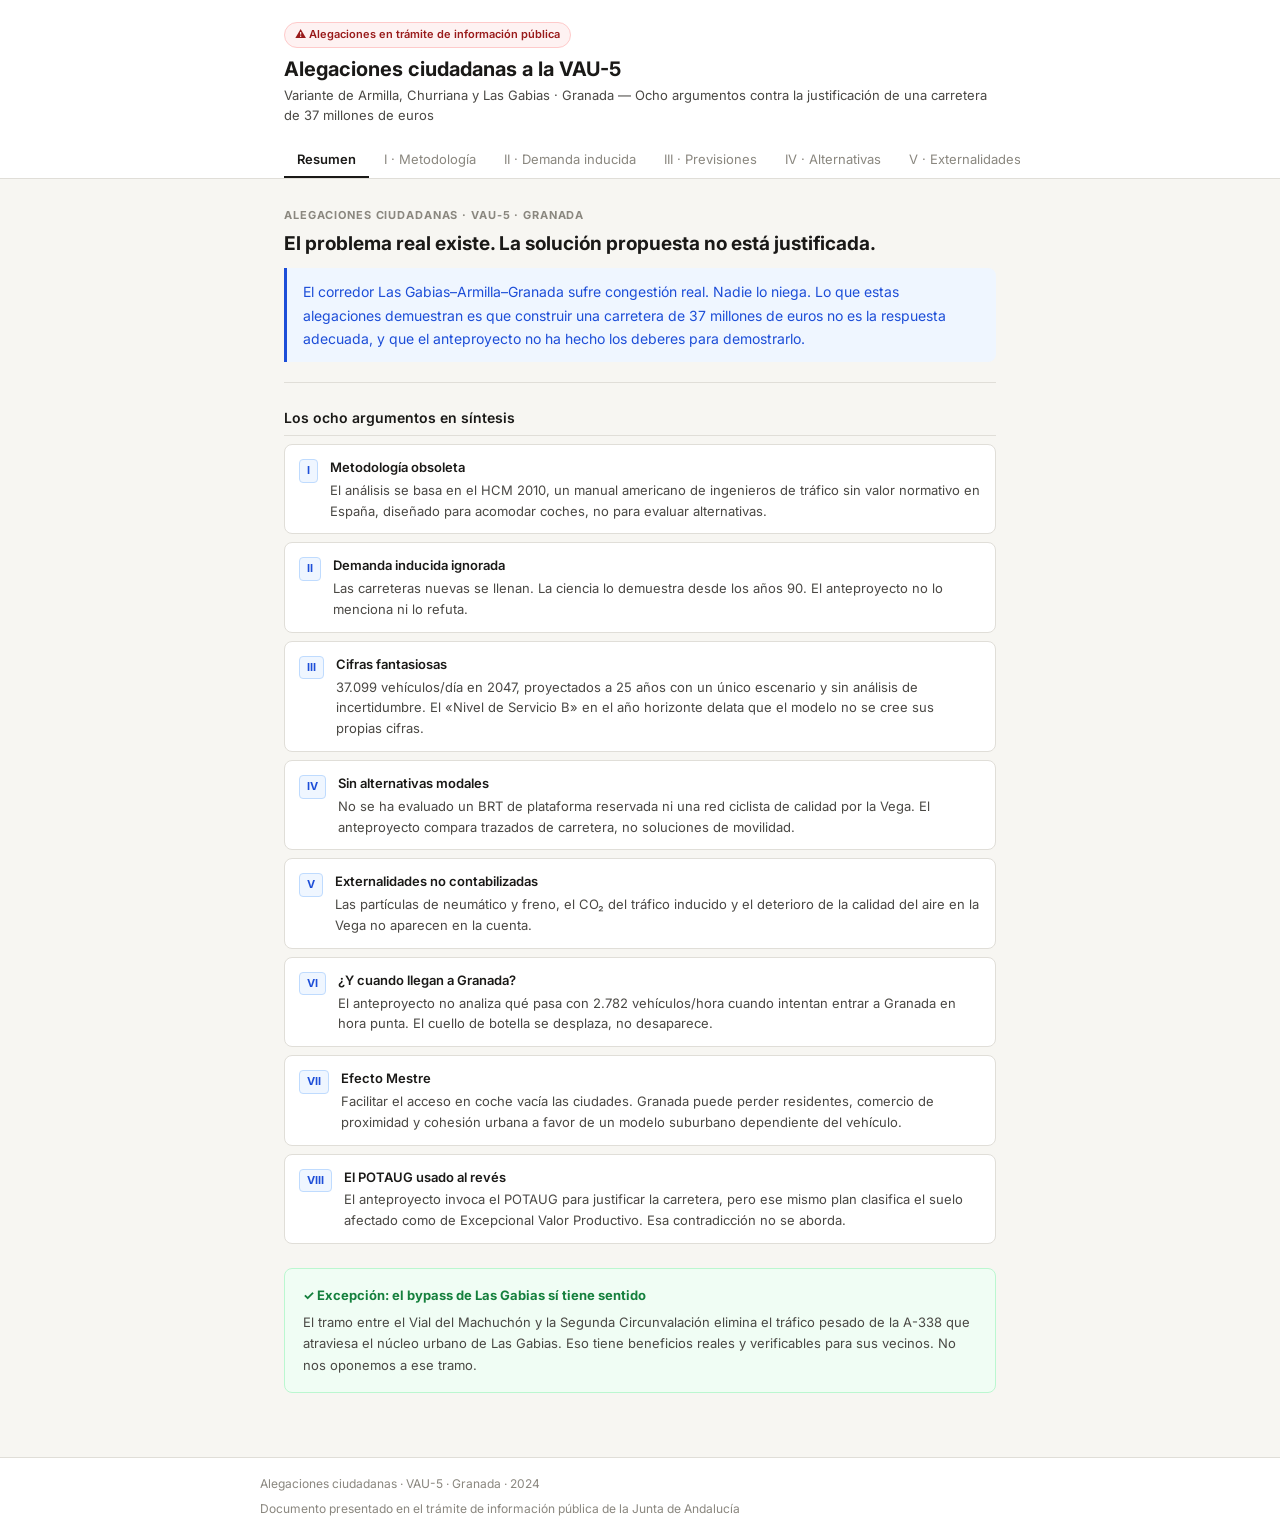
<file: index.html>
<!DOCTYPE html>
<html lang="es">
<head>
  <meta charset="UTF-8">
  <meta name="viewport" content="width=device-width, initial-scale=1.0">
  <title>Alegaciones ciudadanas a la VAU-5 · Granada</title>
  <meta name="description" content="Ocho alegaciones ciudadanas contra la justificación de la variante de Armilla, Churriana y Las Gabias (VAU-5) en Granada.">
  <link rel="preconnect" href="https://fonts.googleapis.com">
  <link rel="preconnect" href="https://fonts.gstatic.com" crossorigin>
  <link href="https://fonts.googleapis.com/css2?family=Inter:wght@400;500;600;700&display=swap" rel="stylesheet">
  <style>
    *, *::before, *::after { box-sizing: border-box; margin: 0; padding: 0; }

    :root {
      --bg:          #f7f6f2;
      --surface:     #ffffff;
      --surface-alt: #f2f1ed;
      --border:      #e0ded8;
      --border-strong: #c4c2bb;

      --text:        #1a1917;
      --text-2:      #4a4844;
      --text-3:      #8a877f;

      --accent:      #1d4ed8;
      --accent-bg:   #eff6ff;
      --accent-bd:   #bfdbfe;

      --danger:      #991b1b;
      --danger-bg:   #fef2f2;
      --danger-bd:   #fecaca;

      --success:     #15803d;
      --success-bg:  #f0fdf4;
      --success-bd:  #bbf7d0;

      --r: 8px;
      --max: 760px;
    }

    body {
      font-family: 'Inter', system-ui, sans-serif;
      background: var(--bg);
      color: var(--text);
      font-size: 16px;
      line-height: 1.6;
      -webkit-font-smoothing: antialiased;
    }

    /* ── HEADER ── */
    .site-header {
      background: var(--surface);
      border-bottom: 1px solid var(--border);
      position: sticky; top: 0; z-index: 100;
    }
    .header-inner {
      max-width: var(--max);
      margin: 0 auto;
      padding: 1.25rem 1.5rem 0;
    }
    .badge {
      display: inline-flex; align-items: center; gap: 5px;
      background: var(--danger-bg);
      color: var(--danger);
      border: 1px solid var(--danger-bd);
      font-size: 11px; font-weight: 600;
      padding: 3px 10px; border-radius: 20px;
      margin-bottom: 8px;
    }
    .site-title {
      font-size: 20px; font-weight: 700;
      color: var(--text); line-height: 1.3;
    }
    .site-sub {
      font-size: 13px; color: var(--text-2); margin-top: 3px;
    }

    /* ── TABS ── */
    .tabs {
      display: flex; overflow-x: auto; scrollbar-width: none;
      margin: 1rem -1.5rem 0; padding: 0 1.5rem;
      gap: 2px;
    }
    .tabs::-webkit-scrollbar { display: none; }
    .tab {
      padding: 9px 13px; font-size: 13px; font-family: inherit;
      color: var(--text-3); background: none; border: none;
      cursor: pointer; white-space: nowrap; flex-shrink: 0;
      border-bottom: 2px solid transparent;
      transition: color .15s, border-color .15s;
    }
    .tab:hover { color: var(--text); }
    .tab.on { color: var(--text); font-weight: 600; border-bottom-color: var(--text); }

    /* ── MAIN ── */
    main {
      max-width: var(--max);
      margin: 0 auto;
      padding: 0 1.5rem 4rem;
    }

    /* ── PANELS ── */
    .panel { display: none; }
    .panel.on { display: block; }

    .p-head {
      padding: 1.75rem 0 1.25rem;
      border-bottom: 1px solid var(--border);
      margin-bottom: 1.5rem;
    }
    .p-label {
      font-size: 11px; font-weight: 700;
      color: var(--text-3);
      text-transform: uppercase; letter-spacing: .08em;
      margin-bottom: 6px;
    }
    .p-title {
      font-size: 19px; font-weight: 700;
      line-height: 1.35; color: var(--text);
    }
    .p-summary {
      margin-top: 12px; padding: 12px 16px;
      background: var(--accent-bg);
      border-left: 3px solid var(--accent);
      border-radius: 0 var(--r) var(--r) 0;
      font-size: 14px; color: var(--accent);
      line-height: 1.65;
    }

    /* ── SECTIONS ── */
    .sec { margin-bottom: 1.5rem; }
    .sec-title {
      font-size: 14px; font-weight: 600; color: var(--text);
      margin-bottom: 8px; padding-bottom: 6px;
      border-bottom: 1px solid var(--border);
    }
    .sec-body {
      font-size: 14px; color: var(--text-2); line-height: 1.75;
    }
    .sec-body strong { color: var(--text); font-weight: 600; }
    .sec-body em { font-style: italic; }

    /* ── SUMMARY CARDS ── */
    .arg-list { display: flex; flex-direction: column; gap: 8px; }
    .arg-card {
      display: flex; gap: 12px;
      background: var(--surface);
      border: 1px solid var(--border);
      border-radius: var(--r);
      padding: 12px 14px;
    }
    .arg-card:hover { border-color: var(--border-strong); }
    .arg-num {
      font-size: 11px; font-weight: 700; color: var(--accent);
      background: var(--accent-bg); border: 1px solid var(--accent-bd);
      border-radius: 4px; padding: 2px 7px;
      flex-shrink: 0; align-self: flex-start; margin-top: 2px;
    }
    .arg-label { font-size: 13px; font-weight: 600; color: var(--text); margin-bottom: 2px; }
    .arg-text  { font-size: 13px; color: var(--text-2); line-height: 1.6; }

    /* ── ALT GRID ── */
    .alt-grid {
      display: grid;
      grid-template-columns: repeat(auto-fit, minmax(180px, 1fr));
      gap: 10px; margin-top: 10px;
    }
    .alt-card {
      background: var(--surface);
      border: 1px solid var(--border);
      border-radius: var(--r);
      padding: 12px 14px;
    }
    .alt-icon { font-size: 20px; margin-bottom: 6px; display: block; }
    .alt-title { font-size: 13px; font-weight: 600; color: var(--text); margin-bottom: 4px; }
    .alt-desc  { font-size: 12px; color: var(--text-2); line-height: 1.55; }

    /* ── PETITIONS ── */
    .pet-list { display: flex; flex-direction: column; gap: 14px; }
    .pet-item { display: flex; gap: 14px; align-items: flex-start; }
    .pet-num {
      width: 28px; height: 28px; flex-shrink: 0;
      background: var(--surface); border: 1px solid var(--border-strong);
      border-radius: 50%;
      display: flex; align-items: center; justify-content: center;
      font-size: 12px; font-weight: 700; color: var(--text-2);
      margin-top: 2px;
    }
    .pet-title { font-size: 14px; font-weight: 600; color: var(--text); margin-bottom: 3px; }
    .pet-text  { font-size: 14px; color: var(--text-2); line-height: 1.65; }

    .p-intro {
      font-size: 14px; color: var(--text-2); line-height: 1.75;
      margin-bottom: 1.5rem; padding: 14px 16px;
      background: var(--surface-alt);
      border: 1px solid var(--border); border-radius: var(--r);
      font-style: italic;
    }

    /* ── SALVEDAD ── */
    .salvedad {
      background: var(--success-bg);
      border: 1px solid var(--success-bd);
      border-radius: var(--r);
      padding: 16px 18px; margin-top: 1.5rem;
    }
    .salvedad-title {
      font-size: 13px; font-weight: 700; color: var(--success);
      margin-bottom: 6px;
    }
    .salvedad-body { font-size: 13px; color: var(--text-2); line-height: 1.65; }

    /* ── FOOTER ── */
    .site-footer {
      border-top: 1px solid var(--border);
      background: var(--surface);
      padding: 1rem 1.5rem;
    }
    .footer-inner {
      max-width: var(--max); margin: 0 auto;
      display: flex; justify-content: space-between; flex-wrap: wrap; gap: 6px;
    }
    .footer-inner span { font-size: 12px; color: var(--text-3); }

    @media (max-width: 600px) {
      .site-title { font-size: 17px; }
      .p-title    { font-size: 16px; }
      .alt-grid   { grid-template-columns: 1fr; }
      .footer-inner { flex-direction: column; }
    }
  </style>
</head>
<body>

<header class="site-header">
  <div class="header-inner" id="header-inner"></div>
</header>

<main id="main"></main>

<footer class="site-footer">
  <div class="footer-inner">
    <span>Alegaciones ciudadanas · VAU-5 · Granada · 2024</span>
    <span>Documento presentado en el trámite de información pública de la Junta de Andalucía</span>
  </div>
</footer>

<script src="data/content.js"></script>
<script>
(function () {

  /* ── helpers ── */
  function h(tag, cls, html) {
    var n = document.createElement(tag);
    if (cls) n.className = cls;
    if (html !== undefined) n.innerHTML = html;
    return n;
  }
  function div(cls, html) { return h('div', cls, html); }

  /* ── panel header ── */
  function pHead(label, title, summary) {
    var wrap = div('p-head');
    wrap.appendChild(h('p', 'p-label', label));
    wrap.appendChild(h('h2', 'p-title', title));
    wrap.appendChild(div('p-summary', summary));
    return wrap;
  }

  /* ── text section ── */
  function sec(titulo, texto) {
    var s = div('sec');
    s.appendChild(h('h3', 'sec-title', titulo));
    s.appendChild(h('p', 'sec-body', texto));
    return s;
  }

  /* ── panel 0: resumen ── */
  function buildResumen() {
    var panel = div('panel on');
    panel.id = 'panel-0';
    panel.appendChild(pHead('Alegaciones ciudadanas · VAU-5 · Granada', RESUMEN.titulo, RESUMEN.intro));

    var body = div('');
    var section = div('sec');
    section.appendChild(h('h3', 'sec-title', 'Los ocho argumentos en síntesis'));
    var list = div('arg-list');
    RESUMEN.argumentos.forEach(function(a) {
      var card = div('arg-card');
      card.appendChild(h('span', 'arg-num', a.num));
      var content = div('');
      content.appendChild(h('p', 'arg-label', a.label));
      content.appendChild(h('p', 'arg-text', a.texto));
      card.appendChild(content);
      list.appendChild(card);
    });
    section.appendChild(list);
    body.appendChild(section);

    var salv = div('salvedad');
    salv.appendChild(h('p', 'salvedad-title', '✓ ' + SALVEDAD.titulo));
    salv.appendChild(h('p', 'salvedad-body', SALVEDAD.texto));
    body.appendChild(salv);

    panel.appendChild(body);
    return panel;
  }

  /* ── panels 1-8: alegaciones ── */
  function buildAlegacion(data, idx) {
    var panel = div('panel');
    panel.id = 'panel-' + idx;
    panel.appendChild(pHead(data.num, data.titulo, data.resumen));

    var body = div('');
    data.secciones.forEach(function(s) {
      if (s.tipo === 'alternativas') {
        var section = div('sec');
        section.appendChild(h('h3', 'sec-title', s.titulo));
        var grid = div('alt-grid');
        s.items.forEach(function(item) {
          var card = div('alt-card');
          card.appendChild(h('span', 'alt-icon', item.icono));
          card.appendChild(h('p', 'alt-title', item.titulo));
          card.appendChild(h('p', 'alt-desc', item.desc));
          grid.appendChild(card);
        });
        section.appendChild(grid);
        body.appendChild(section);
      } else {
        body.appendChild(sec(s.titulo, s.texto));
      }
    });

    panel.appendChild(body);
    return panel;
  }

  /* ── panel 9: petición ── */
  function buildPeticion() {
    var panel = div('panel');
    panel.id = 'panel-9';
    panel.appendChild(pHead(PETICION.num, PETICION.titulo, PETICION.resumen));

    var body = div('');
    body.appendChild(h('p', 'p-intro', PETICION.intro));

    var section = div('sec');
    section.appendChild(h('h3', 'sec-title', 'Petición formal al órgano competente'));
    var list = div('pet-list');
    PETICION.peticiones.forEach(function(p) {
      var item = div('pet-item');
      item.appendChild(h('div', 'pet-num', p.num));
      var content = div('');
      content.appendChild(h('p', 'pet-title', p.titulo));
      content.appendChild(h('p', 'pet-text', p.texto));
      item.appendChild(content);
      list.appendChild(item);
    });
    section.appendChild(list);
    body.appendChild(section);

    var salv = div('salvedad');
    salv.appendChild(h('p', 'salvedad-title', '✓ Salvedad expresa: el bypass de Las Gabias'));
    salv.appendChild(h('p', 'salvedad-body', SALVEDAD.texto));
    body.appendChild(salv);

    panel.appendChild(body);
    return panel;
  }

  /* ── tab switching ── */
  function initTabs() {
    document.querySelectorAll('.tab').forEach(function(btn) {
      btn.addEventListener('click', function() {
        var idx = btn.dataset.i;
        document.querySelectorAll('.tab').forEach(function(b) { b.classList.remove('on'); });
        document.querySelectorAll('.panel').forEach(function(p) { p.classList.remove('on'); });
        btn.classList.add('on');
        var target = document.getElementById('panel-' + idx);
        if (target) target.classList.add('on');
        window.scrollTo({ top: 0, behavior: 'smooth' });
      });
    });
  }

  /* ── boot ── */
  var tabLabels = [RESUMEN.tab].concat(ALEGACIONES.map(function(a) { return a.tab; })).concat([PETICION.tab]);

  /* header */
  var hi = document.getElementById('header-inner');
  var badge = div('badge', '⚠ ' + SITE.badge);
  hi.appendChild(badge);
  hi.appendChild(h('h1', 'site-title', SITE.title));
  hi.appendChild(h('p', 'site-sub', SITE.subtitle + ' &mdash; ' + SITE.description));

  var nav = document.createElement('nav');
  nav.className = 'tabs';
  tabLabels.forEach(function(label, i) {
    var btn = h('button', 'tab' + (i === 0 ? ' on' : ''), label);
    btn.dataset.i = i;
    nav.appendChild(btn);
  });
  hi.appendChild(nav);

  /* panels */
  var main = document.getElementById('main');
  main.appendChild(buildResumen());
  ALEGACIONES.forEach(function(a, i) { main.appendChild(buildAlegacion(a, i + 1)); });
  main.appendChild(buildPeticion());

  initTabs();

})();
</script>
</body>
</html>
</file>
